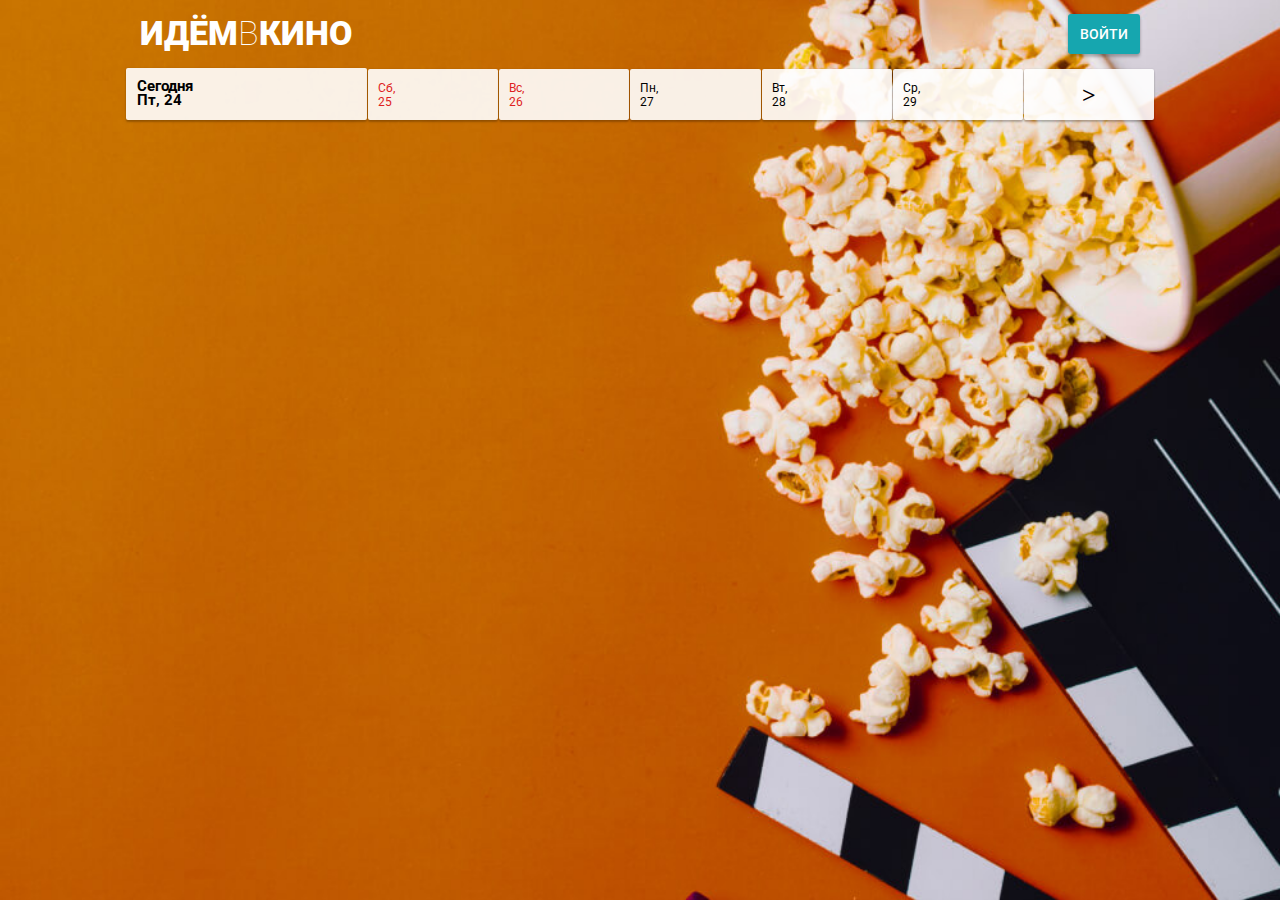
<file: index.html>
<!DOCTYPE html>
<html lang="en">

<head>
    <meta charset="UTF-8">
    <meta http-equiv="X-UA-Compatible" content="IE=edge">
    <meta name="viewport" content="width=device-width, initial-scale=1.0">
    <title>diplom</title>
    <link rel="stylesheet" href="CSS/styles.css">
    <link rel="preconnect" href="https://fonts.googleapis.com">
    <link rel="preconnect" href="https://fonts.gstatic.com" crossorigin>
    <link href="https://fonts.googleapis.com/css2?family=Roboto:wght@100;300;400;500;700;900&display=swap" rel="stylesheet">
</head>

<body>
    <div class="container">
      <header class="header">
        <h1 class="header__logo"><a class="header__logo_link" href="index.html">Идём<span class="header__logo_letter">в</span>кино</a></h1>
        <button class="header__button button">Войти</button>
      </header>
  
      <nav class="nav">
        <ul class="nav__days">
          <li class="nav__day nav__day_today">
            <span class="nav__text-today">Сегодня</span>
            <br><span class="nav__text-week"></span> <span class="nav__text-date"></span>
          </li>
  
          <li class="nav__day">
            <span class="nav__text-week"></span>
            <span class="nav__text-date"></span>
          </li>
  
          <li class="nav__day">
            <span class="nav__text-week"></span>
            <span class="nav__text-date"></span>
          </li>
  
          <li class="nav__day">
            <span class="nav__text-week"></span>
            <span class="nav__text-date"></span>
          </li>
  
          <li class="nav__day">
            <span class="nav__text-week"></span>
            <span class="nav__text-date"></span>
          </li>
  
          <li class="nav__day">
            <span class="nav__text-week"></span>
            <span class="nav__text-date"></span>
          </li>
  
          <li class="nav__day nav__arrow right">
            <span class="nav__arrow-text">&gt;</span>
          </li>
        </ul>
      </nav>
  
      <main class="main">
      </main>
    </div>
  
    <script src="JS/menu.js"></script>
  </body>
  </html>
</file>
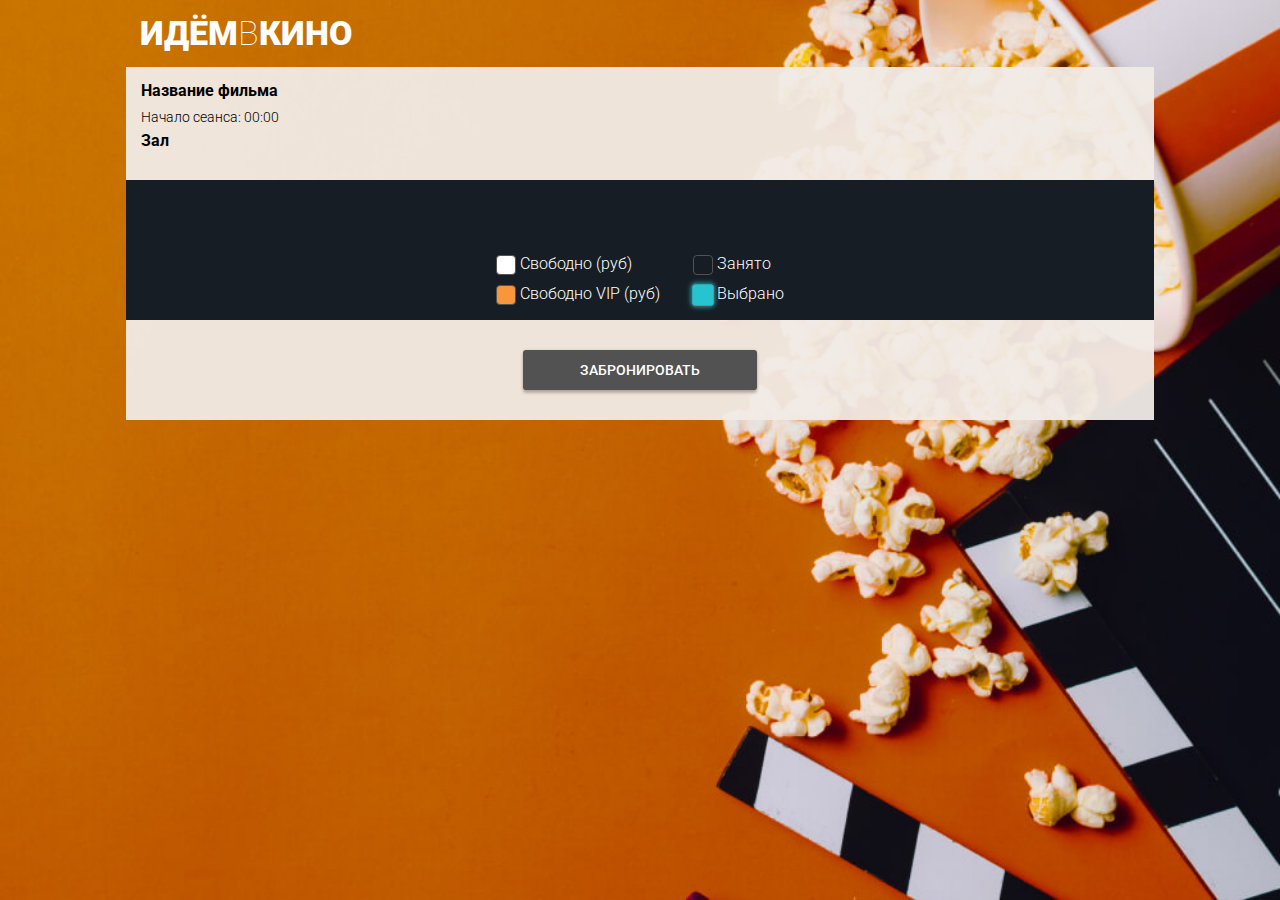
<file: hall.html>
<!DOCTYPE html>
<html lang="en">

<head>
    <meta charset="UTF-8">
    <meta http-equiv="X-UA-Compatible" content="IE=edge">
    <meta name="viewport" content="width=device-width, initial-scale=1.0">
    <title>diplom</title>
    <link rel="stylesheet" href="CSS/styles.css">
    <link rel="preconnect" href="https://fonts.googleapis.com">
    <link rel="preconnect" href="https://fonts.gstatic.com" crossorigin>
    <link href="https://fonts.googleapis.com/css2?family=Roboto:wght@100;300;400;500;700;900&display=swap" rel="stylesheet">
</head>

<body>
    <div class="container">
      <header class="header">
        <h1 class="header__logo"><a class="header__logo_link" href="index.html">Идём<span class="header__logo_letter">в</span>кино</a></h1>
      </header>
  
      <main class="main buying">
        <section class="buying__info">
          <div class="buying__info_movie">
            <h2 class="buying__info_title">Название фильма</h2>
            <p class="buying__info_start">Начало сеанса: <span class="buying__info-time">00:00</span></p> 
            <p class="buying__info_hall">Зал</p>
          </div>  
  
          <div class="buying__info_hint">
            <img src="Sources/hint.png" alt="Тап" class="buying__info_hint-image">
            <div class="buying__info_hint-text">Тапните дважды, чтобы увеличить</div>
          </div>
        </section>
  
        <section class="buying__scheme">
          <div class="buying__scheme_wrapper">
            <div class="buying__scheme_places">
              <!-- hallConfig -->
            </div>
          </div>
  
          <div class="buying__scheme_legend">
            <div class="buying__scheme_prices">
              <p class="buying__scheme_legend-text"><span class="buying__scheme_legend-seat seat_standart"></span> Свободно (<span class="price_standart"></span>руб)</p>
              <p class="buying__scheme_legend-text"><span class="buying__scheme_legend-seat seat_vip"></span> Свободно VIP (<span class="price_vip"></span>руб)</p>
            </div>
  
            <div class="buying__scheme_info">
              <p class="buying__scheme_legend-text"><span class="buying__scheme_legend-seat seat_occupied"></span> Занято</p>
              <p class="buying__scheme_legend-text"><span class="buying__scheme_legend-seat seat_selected"></span> Выбрано</p>
            </div>
          </div>
        </section>
  
        <button class="buying__button button buying__button_disabled">Забронировать</button>
  
      </main>
    </div>
  
    <script src="JS/hallBuyer.js"></script>
  </body>
  
  </html>
</file>
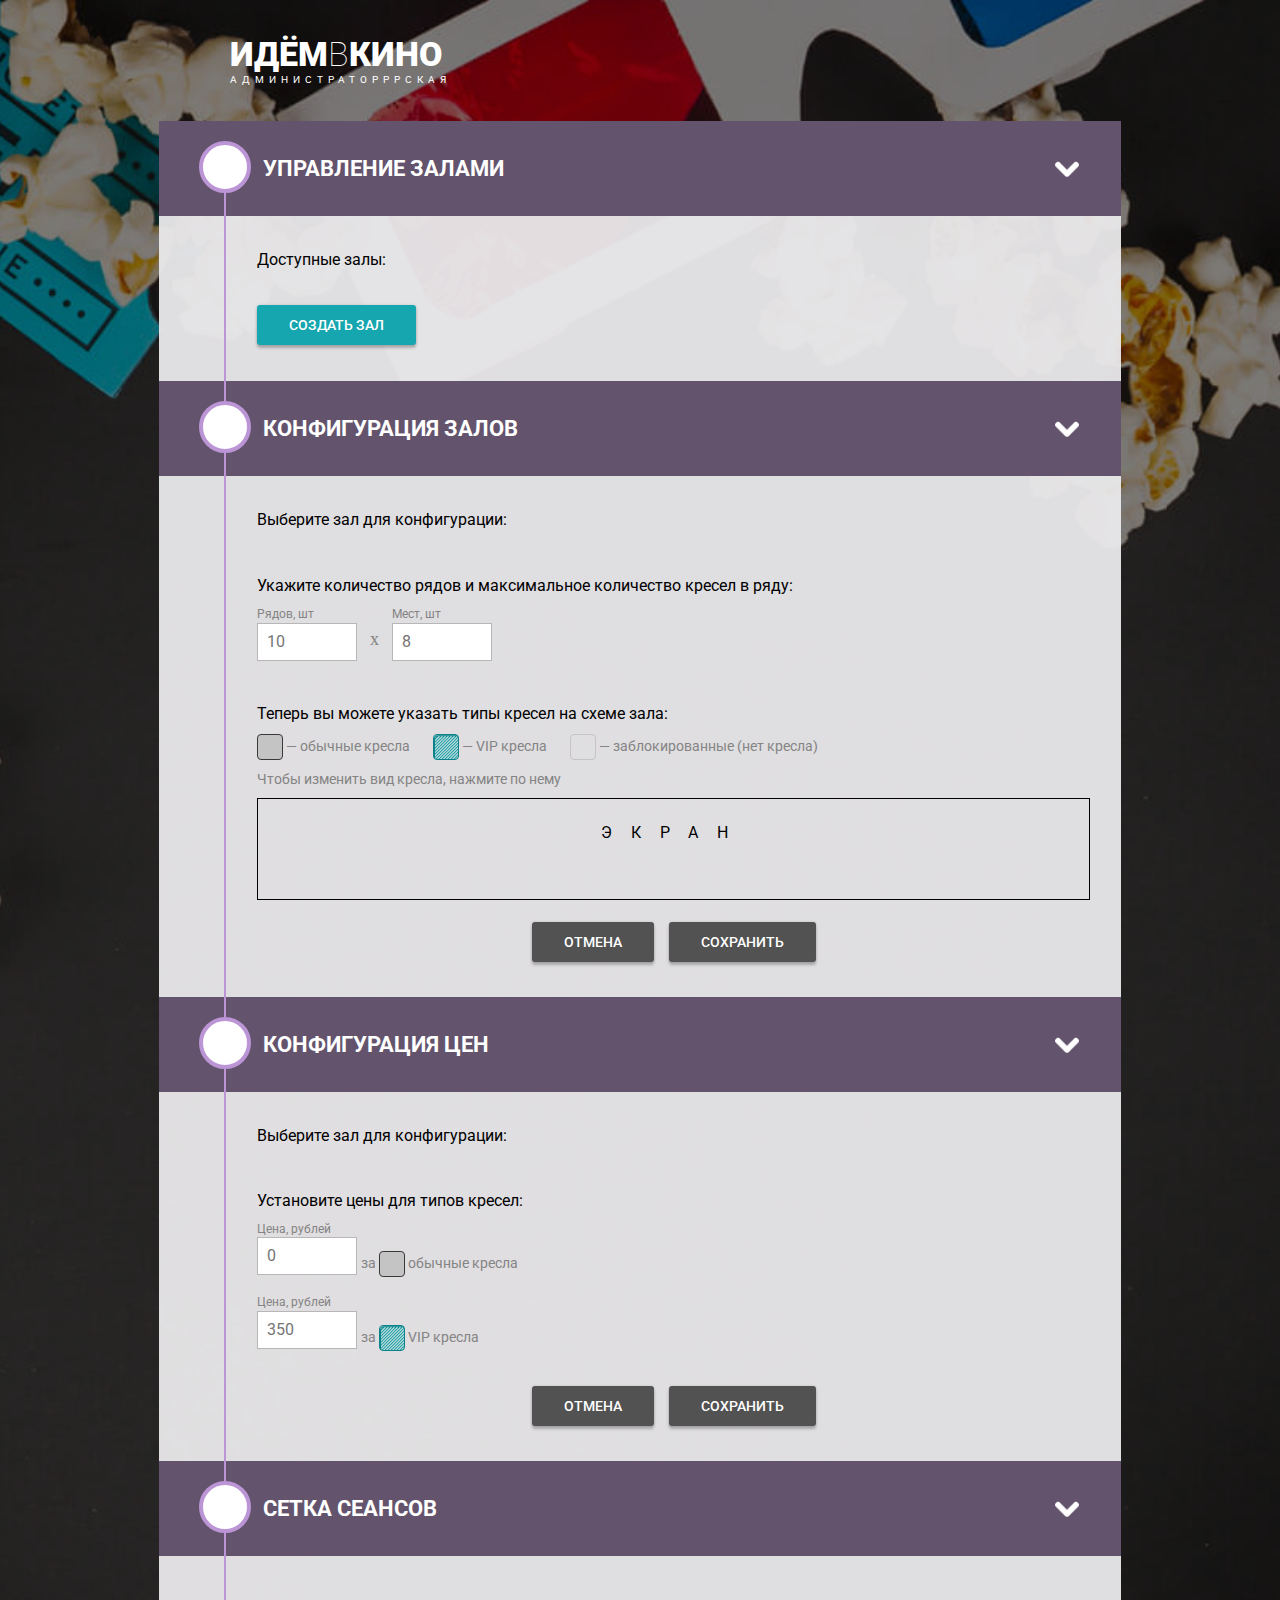
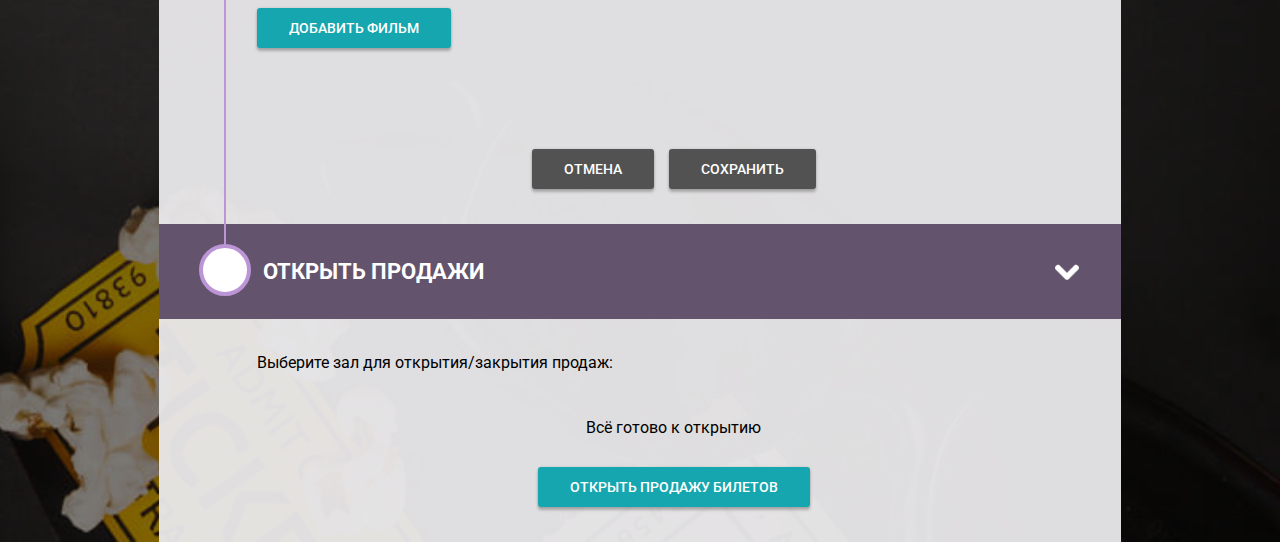
<file: index_admin.html>
<!DOCTYPE html>
<html lang="en">

<head>
    <meta charset="UTF-8">
    <meta http-equiv="X-UA-Compatible" content="IE=edge">
    <meta name="viewport" content="width=device-width, initial-scale=1.0">
    <title>diplom</title>
    <link rel="stylesheet" href="CSS/styles.css">
    <link rel="preconnect" href="https://fonts.googleapis.com">
    <link rel="preconnect" href="https://fonts.gstatic.com" crossorigin>
    <link href="https://fonts.googleapis.com/css2?family=Roboto:wght@100;300;400;500;700;900&display=swap" rel="stylesheet">
</head>
<body>
  <div class="admin__container">
    <header class="header header__admin">
      <h1 class="header__logo">Идём<span class="header__logo_letter">в</span>кино</h1>
      <p class="header__subtitle">Администраторррская</p>
    </header>

    <main class="admin__main">
      <section class="admin__section halls">
        <div class="admin__header">
          <h2 class="admin__header_text admin__header_text-first">Управление залами</h2>
          <img src="Sources/arrow_config.png" alt="Скрыть/раскрыть раздел" class="admin__header_arrow">
        </div>

        <div class="admin__wrapper">
          <p class="admin__info halls__info">Доступные залы:</p>

          <ul class="halls__list">
            <!-- insert HTML inputAddHall -->
          </ul>
            
          <button class="admin__button_hall button">Создать зал</button>
        </div>
      </section>

      <section class="admin__section hall-config">
        <div class="admin__header">
          <h2 class="admin__header_text">Конфигурация залов</h2>
          <img src="Sources/arrow_config.png" alt="Скрыть/раскрыть раздел" class="admin__header_arrow">
        </div>

        <div class="admin__wrapper">
          <p class="admin__info">Выберите зал для конфигурации:</p>
          <ul class="halls_choose hall-config__list">
            <!-- hallsConfigList -->
          </ul>

          <div class="hall-config__wrapper">
           
            <p class="admin_info">Укажите количество рядов и максимальное количество кресел в ряду:</p>
            
            <form class="hall-config__size">
              <label class="hall-config__size_rows admin_label">
                  Рядов, шт
                  <input type="number" id="rows" class="admin_input hall-config__rows" value="10" min="1" max="50">
              </label>
              <p class="hall-size">x</p>
              <label class="hall-config__size_places admin_label">
                  Мест, шт
                  <input type="number" id="places" class="admin_input hall-config__places" value="8" min="1" max="50">
              </label>
            </form>

            <p class="admin__info">Теперь вы можете указать типы кресел на схеме зала:</p>

            <div class="hall-config__types">
              <div class="hall-config__type_place"> 
                <span class="place_standart"></span> — обычные кресла
              </div>
              <div class="hall-config__type_place">
                <span class="place_vip"></span> — VIP кресла
              </div>
              <div class="hall-config__type_place">
                <span class="place_block"></span> — заблокированные (нет кресла)</p>
              </div>
            </div>

            <p class="hall-config__hint">Чтобы изменить вид кресла, нажмите по нему</p>

            <div class="hall-config__hall">
              <div class="hall-config__hall_screen">экран</div>

              <div class="hall-config__hall_wrapper">

                <!-- hallScheme -->
              </div>

            </div>

            <div class="hall-config__buttons">
              <button class="admin__button_cancel hall-config__batton_cancel button_disabled button">Отмена</button>
              <button class="admin__button_save hall-config__batton_save button_disabled button">Сохранить</button>
            </div>

          </div>

        </div>
      </section>

      <section class="admin__section price-config">
        <div class="admin__header">
          <h2 class="admin__header_text">Конфигурация цен</h2>
          <img src="Sources/arrow_config.png" alt="Скрыть/раскрыть раздел" class="admin__header_arrow">
        </div>

        <div class="admin__wrapper">
          <p class="admin__info">Выберите зал для конфигурации:</p>
          <ul class="halls_choose price-config__list">
            <!-- priceConfigList -->
          </ul>

          <div class="price-config__wrapper">

            <p class="admin__info">Установите цены для типов кресел:</p>

            <form class="price-config__form">

              <div class="price-config__legend">
                <label class="admin_label price-config__label">
                  Цена, рублей
                  <input type="number" class="admin_input price-config__input_standart" placeholder="0" min="0">
                </label>
                <p class="price-config__legend_text"> за <span class="price-config__seat place_standart"></span> обычные кресла</p>
              </div>
            
              <div class="price-config__legend">
                <label class="admin_label price-config__label">
                  Цена, рублей
                  <input type="number" class="admin_input price-config__input_vip" placeholder="350" min="0">
                </label>
                <p class="price-config__legend_text"> за <span class="price-config__seat place_vip"></span> VIP кресла</p>
              </div>

            </form>

            <div class="price-config__buttons">
              <button class="admin__button_cancel price-config__batton_cancel button_disabled button" type="reset">Отмена</button>
              <button class="admin__button_save price-config__batton_save button_disabled button">Сохранить</button>
            </div>

          </div>
        </div>
      </section>

      <section class="admin__section movie-seances">
        <div class="admin__header">
          <h2 class="admin__header_text">Сетка сеансов</h2>
          <img src="Sources/arrow_config.png" alt="Скрыть/раскрыть раздел" class="admin__header_arrow">
        </div>

        <div class="admin__wrapper">

          <button class="admin__button_movie button">Добавить фильм</button>
    
          <div class="movie-seances__wrapper">

            <!-- movieSeancesWrapper -->

          </div>

          <div class="movie-seances__timelines">
            <!-- movieSeancesTimelines -->
          </div>

          <div class="movie-seances__buttons">
            <button class="admin__button_cancel movie-seances__batton_cancel button_disabled button" type="reset">Отмена</button>
            <button class="admin__button_save movie-seances__batton_save button_disabled button">Сохранить</button>
          </div>

        </div>
      </section>

      <section class="admin__section open">
        <div class="admin__header">
          <h2 class="admin__header_text admin__header_text-last">Открыть продажи</h2>
          <img src="Sources/arrow_config.png" alt="Скрыть/раскрыть раздел" class="admin__header_arrow">
        </div>

        <div class="admin__wrapper admin__wrapper-last">
          <p class="admin__info">Выберите зал для открытия/закрытия продаж:</p>

          <ul class="halls_choose open__list">
            <!-- openList -->
          </ul>

          <div class="open__wrapper">

            <p class="admin__info open__info">Всё готово к открытию</p>
              
            <button class="admin__button_open button">Открыть продажу билетов</button>

          </div>
        </div>

      </section>

    </main>

  </div>

  <div class="popup popup__hall_add popup__hidden">

    <div class="popup__container">

      <div class="popup__header">
        <h2 class="popup__header_text">Добавление зала</h2>

        <div class="popup__close">
          <img src="Sources/close.png.png" alt="Кнопка 'Закрыть окно'">
        </div>
      </div>

      <form class="popup__form popup__form_add-hall">
        <label class="admin_label add-hall_label">
          Название зала
          <input type="text" class="admin_input add-hall_input" placeholder="Например, «Зал 1»" required>
        </label>

        <div class="popup__buttons">
          <button class="popup__button_save popup__add-hall_button_add button" type="submit">Добавить зал</button>
          <button class="popup__button_cancel popup__add-hall_button_cancel button" type="reset">Отменить</button>
        </div>

      </form>
    </div>

  </div>

  <div class="popup popup__movie_add popup__hidden">

    <div class="popup__container">

      <div class="popup__header">
        <h2 class="popup__header_text">Добавление фильма</h2>

        <div class="popup__close">
          <img src="Sources/close.png.png" alt="Кнопка 'Закрыть окно'">
        </div>
      </div>

      <form class="popup__form popup__form_add-movie">
        <label class="admin_label add-movie_label">
          Название фильма
          <input type="text" name="movie_name" class="admin_input add-movie_name_input" placeholder="Например, «Гражданин Кейн»" required>
        </label>

        <label class="admin_label add-movie_label">
          Продолжительность фильма (мин.)
          <input type="number" name="movie_time" class="admin_input add-movie_time_input" required>
        </label>

        <label class="admin_label add-movie_label">
          Описание фильма
          <textarea name="movie_synopsis" class="admin_input add-movie_synopsis_input" required></textarea>
        </label>

        <label class="admin_label add-movie_label">
          Страна
          <input type="text" name="movie_country" class="admin_input add-movie_country_input" required>
        </label>

        <div class="popup__buttons">
          <button class="popup__button_save popup__add-movie_button button">Добавить фильм</button>

          <label class="popup__button_save popup__add-poster_button button">
            Загрузить постер
            <input type="file" name="file" accept=".png" class="input_add_poster">
          </label>

          <button class="popup__button_cancel popup__add-movie_button_cancel button" type="reset">Отменить</button>
        </div>

      </form>
    </div>

  </div>

  <div class="popup popup__seance_add popup__hidden">

    <div class="popup__container">

      <div class="popup__header">
        <h2 class="popup__header_text">Добавление сеанса</h2>

        <div class="popup__close">
          <img src="Sources/close.png.png" alt="Кнопка 'Закрыть окно'">
        </div>
      </div>

      <form class="popup__form popup__form_add-seance">
        <label class="admin_label add-seance_label">
          Название зала
          <select class="select__add-seance select__add-seance_hall">
            <!-- selectSeanceHall -->
          </select>
        </label>

        <label class="admin_label add-seance_label">
          Название фильма
          <select class="select__add-seance select__add-seance_movie">
            <!-- selectSeanceMovie -->
          </select>
        </label>

        <label class="admin_label add-seance_label" id="seance_time">
          Время начала
          <input type="time" class="admin_input add-seans__input_time" value="00:00" required>
        </label>

        <div class="popup__buttons">
          <button class="popup__button_save popup__add-seance_button_add button">Добавить сеанс</button>
          <button class="popup__button_cancel popup__add-seance_button_cancel button" type="reset">Отменить</button>
        </div>

      </form>
    </div>

  </div>

  <div class="popup popup__seance_remove popup__hidden">

    <div class="popup__container">

      <div class="popup__header">
        <h2 class="popup__header_text">Удаление сеанса</h2>

        <div class="popup__close">
          <img src="Sources/close.png.png" alt="Кнопка 'Закрыть окно'">
        </div>
      </div>

      <div class="seance-remove_text">
        Вы действительно хотите снять с сеанса фильм "<span class="seance-remove_title"></span>"?
      </div>

      <div class="popup__buttons">
        <button class="popup__button_save popup__remove-seance_button_delete button">Удалить</button>
        <button class="popup__button_cancel popup__remove-seance_button_cancel button" type="reset">Отменить</button>
      </div>

   
    </div>
  
    <script src="JS/index.js"></script>  
    <script src="JS/hall.js"></script>
    <script src="JS/movieAddDel.js"></script>
    <script src="JS/sessions.js"></script>
  
  </body>
  </html>
</file>
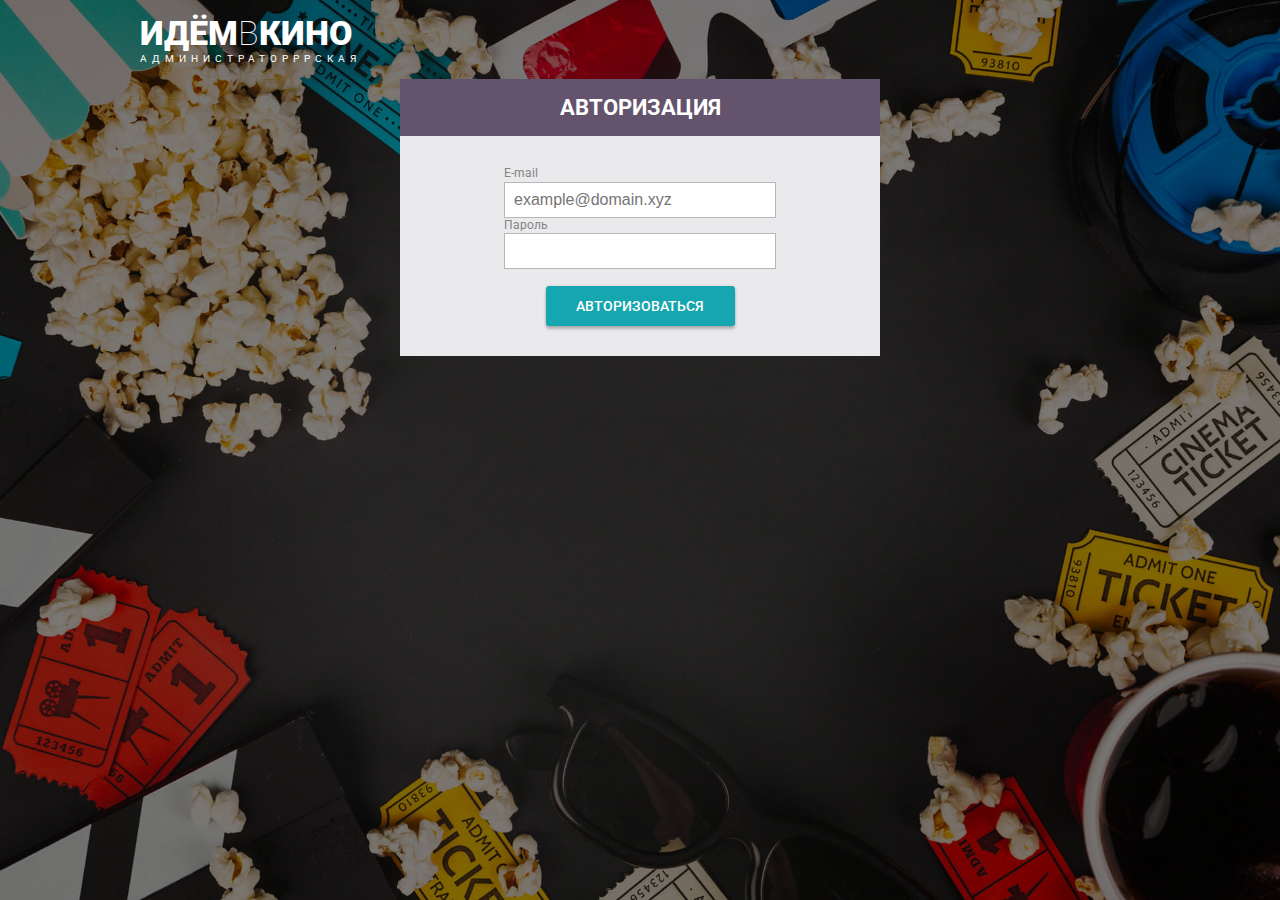
<file: login.html>
<!DOCTYPE html>
<html lang="en">

<head>
    <meta charset="UTF-8">
    <meta http-equiv="X-UA-Compatible" content="IE=edge">
    <meta name="viewport" content="width=device-width, initial-scale=1.0">
    <title>diplom</title>
    <link rel="stylesheet" href="CSS/styles.css">
    <link rel="preconnect" href="https://fonts.googleapis.com">
    <link rel="preconnect" href="https://fonts.gstatic.com" crossorigin>
    <link href="https://fonts.googleapis.com/css2?family=Roboto:wght@100;300;400;500;700;900&display=swap" rel="stylesheet">
</head>

<body>
    <div class="admin__container">
      <header class="header login__header">
        <h1 class="header__logo">Идём<span class="header__logo_letter">в</span>кино</h1>
        <p class="header__subtitle">Администраторррская</p>
      </header>
  
      <main class="login__main">
        <div class="login__main_header">
            <h2 class="login__main_header-text">Авторизация</h2>
        </div>
  
        <form class="login__form">
          <label class="login__label">
            <span class="label__text">E-mail</span>
            <input type="email" name="login" class="login__input login__email" placeholder="example@domain.xyz">
          </label>
  
          <label class="login__label">
            <span class="label__text">Пароль</span>
            <input type="password" name="password" class="login__input login__password">
          </label>
  
          <button class="login__button button">Авторизоваться</button>
        </form>
      </main>
  
    </div>
  
    <script src="JS/login.js"></script>
  </body>
  </html>
</file>
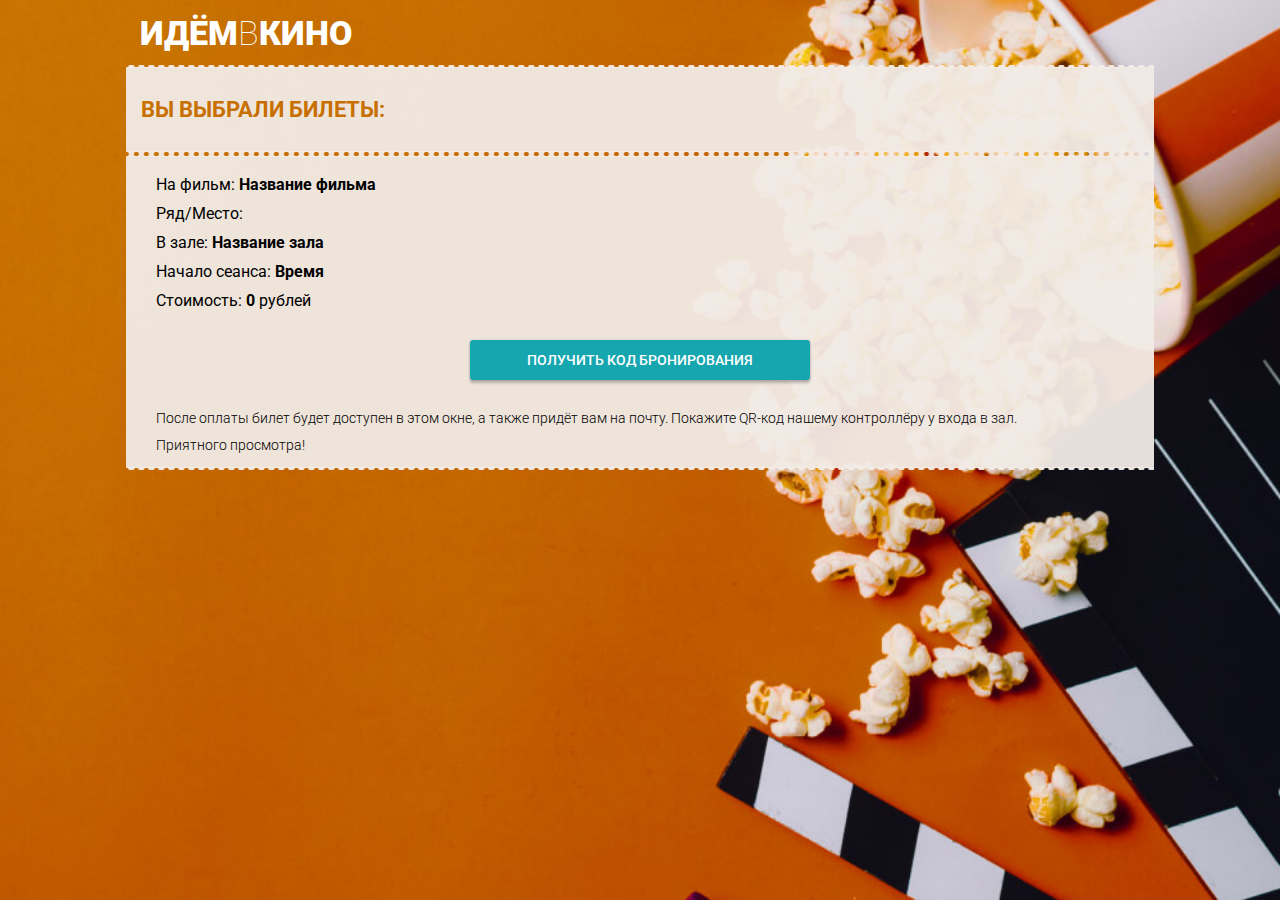
<file: pay.html>
<!DOCTYPE html>
<html lang="en">

<head>
    <meta charset="UTF-8">
    <meta http-equiv="X-UA-Compatible" content="IE=edge">
    <meta name="viewport" content="width=device-width, initial-scale=1.0">
    <title>diplom</title>
    <link rel="stylesheet" href="CSS/styles.css">
    <link rel="preconnect" href="https://fonts.googleapis.com">
    <link rel="preconnect" href="https://fonts.gstatic.com" crossorigin>
    <link href="https://fonts.googleapis.com/css2?family=Roboto:wght@100;300;400;500;700;900&display=swap" rel="stylesheet">
</head>

<body>
    <div class="container">
      <header class="header">
        <h1 class="header__logo"><a class="header__logo_link" href="index.html">Идём<span class="header__logo_letter">в</span>кино</a></h1>
      </header>
  
      <main class="main">
        <div class="payment__header">
            <h2 class="payment__header-text">Вы выбрали билеты:</h2>
        </div>
  
        <section class="ticket__info-wrapper">
          <div class="ticket__info">
            <p class="ticket__info-text">На фильм: <span class="ticket__info-movie ticket__info-bold">Название фильма</span></p>
            <p class="ticket__info-text">Ряд/Место: <span class="ticket__info-places ticket__info-bold"></span></p>
            <p class="ticket__info-text">В зале: <span class="ticket__info-hall ticket__info-bold">Название зала</span></p>
            <p class="ticket__info-text">Начало сеанса: <span class="ticket__info-time ticket__info-bold">Время</span></p>
            <p class="ticket__info-text">Стоимость:  <span class="ticket__info-price ticket__info-bold">0</span> рублей</p>
          </div>
  
          <button class="ticket__button button">Получить код бронирования</button>
  
          <div class="ticket__hint">
            <p class="ticket__hint-text">После оплаты билет будет доступен в этом окне, а также придёт вам на почту. Покажите QR-код нашему контроллёру у входа в зал.</p>
            
            <p class="ticket__hint-text">Приятного просмотра!</p>
          </div>
        </section>
      </main>
  
    </div>
  
    <script src="JS/payement.js"></script>
    
  </body>
  
  </html>
</file>
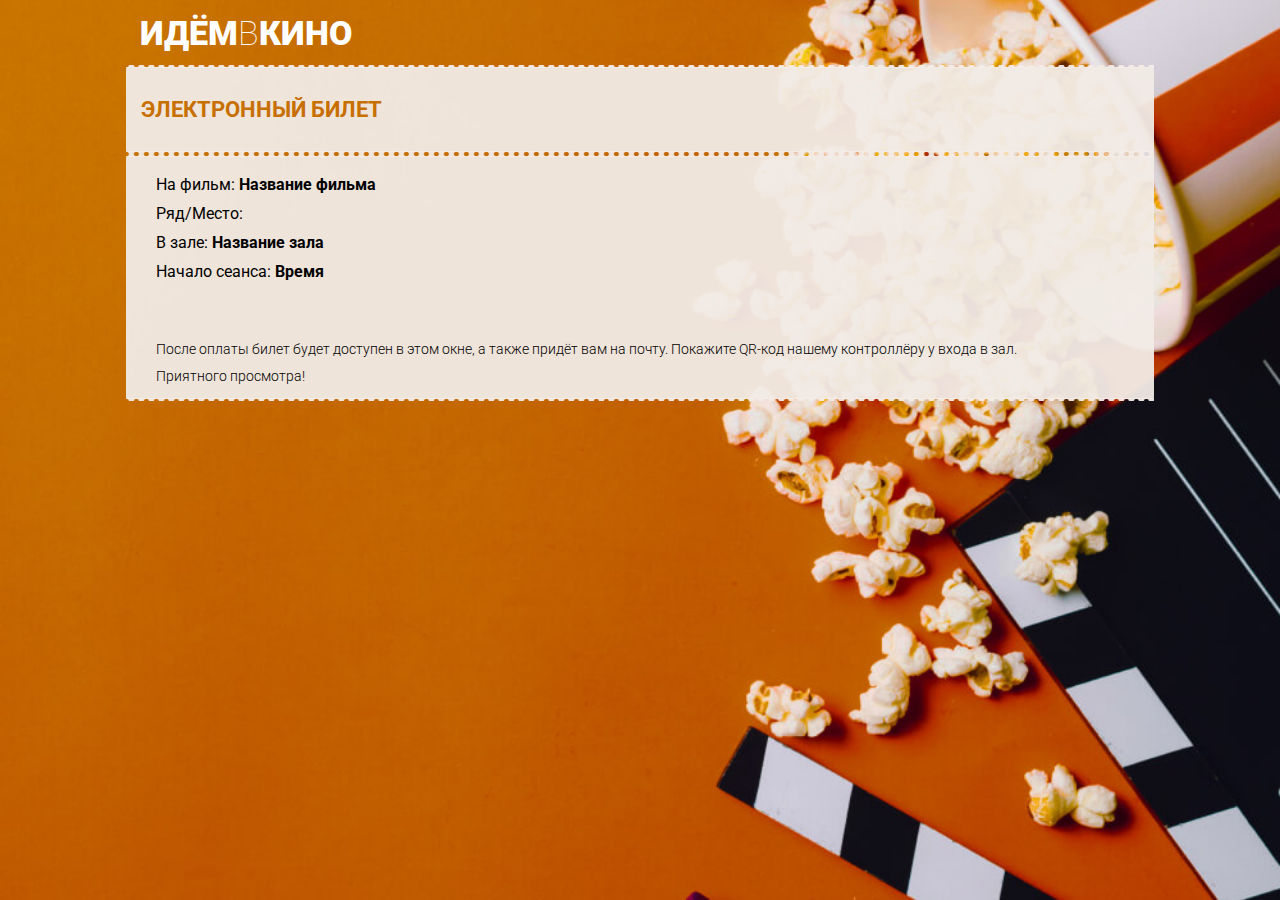
<file: ticket.html>
<!DOCTYPE html>
<html lang="en">

<head>
    <meta charset="UTF-8">
    <meta http-equiv="X-UA-Compatible" content="IE=edge">
    <meta name="viewport" content="width=device-width, initial-scale=1.0">
    <title>diplom</title>
    <link rel="stylesheet" href="CSS/styles.css">
    <script src="JS/QR.js" defer></script>
    
    <link rel="preconnect" href="https://fonts.googleapis.com">
    <link rel="preconnect" href="https://fonts.gstatic.com" crossorigin>
    <link href="https://fonts.googleapis.com/css2?family=Roboto:wght@100;300;400;500;700;900&display=swap" rel="stylesheet">
</head>

<body>
    <div class="container">
      <header class="header">
        <h1 class="header__logo"><a class="header__logo_link" href="index.html">Идём<span class="header__logo_letter">в</span>кино</a></h1>
      </header>
  
      <main class="main">
        <div class="payment__header">
            <h2 class="payment__header-text">Электронный билет</h2>
        </div>
  
        <section class="ticket__info-wrapper">
          <div class="ticket__info">
            <p class="ticket__info-text">На фильм: <span class="ticket__info-movie ticket__info-bold">Название фильма</span></p>
            <p class="ticket__info-text">Ряд/Место: <span class="ticket__info-places ticket__info-bold"></span></p>
            <p class="ticket__info-text">В зале: <span class="ticket__info-hall ticket__info-bold">Название зала</span></p>
            <p class="ticket__info-text">Начало сеанса: <span class="ticket__info-time ticket__info-bold">Время</span></p>
          </div>
  
          <div class="ticket__info-qr"></div>
  
          <div class="ticket__hint">
            <p class="ticket__hint-text">После оплаты билет будет доступен в этом окне, а также придёт вам на почту. Покажите QR-код нашему контроллёру у входа в зал.</p>
            <p class="ticket__hint-text">Приятного просмотра!</p>
          </div>
        </section>
      </main>
  
    </div>
  
    <script src="JS/ticket.js"></script>
    <script src="JS/QR.js"></script>
  </body>
  </html>
</file>
<file: CSS/styles.css>
/*general*/
@import url('https://fonts.googleapis.com/css2?family=Roboto:wght@100;300;400;500;700;900&display=swap');

* {
  box-sizing: border-box;
}

a {
  text-decoration: none;
}

h1,
h2,
h3 {
  margin-top: 0;
  margin-bottom: 0;
}

ul {
  padding: 0;
  margin: 0;
}

p {
  margin-block-start: 0;
  margin-block-end: 0;
}



body {
  font-family: 'Roboto', Arial, sans-serif;
  font-style: normal;
  font-weight: 400;
  margin: 0;
  padding: 0;

  color: #000000;
}

.container {
  width: 100%;
  
  background-image: url(../Sources/backgrounf.png);
  background-color: #C97400;
  background-repeat: no-repeat;
  background-position: center center;
  background-size: cover;

  min-height: 100vh;
}

/*header*/

.header {
  display: flex;
  justify-content: space-between;

  color: #FFFFFF;
  text-transform: uppercase;
  line-height: 39px;

  padding: 14px;
}

.header__logo_link {
  color: #FFFFFF;
}

.header__logo {
  font-size: 34px;
  font-weight: 900;
}

.header__logo_letter {
  font-weight: 100;
}

/* button */

.button {
  color: #FFFFFF;
  font-family: 'Roboto', Arial, sans-serif;
  font-size: 14px;
  font-weight: 500;
  text-transform: uppercase;

  border: none;
  border-radius: 3px;
  box-shadow: 0px 0px 3px 0px rgba(0, 0, 0, 0.12), 0px 3px 3px 0px rgba(0, 0, 0, 0.24);

  background-color: #16A6AF;

  padding: 12px;

  cursor: pointer;
}

.button:hover {
  box-shadow: 0px 0px 3px 0px rgba(255, 255, 255, 0.12), 0px 3px 3px 0px rgba(255, 255, 255, 0.24);
}

.button:focus-visible {
  outline: #757575 auto 1px;
}

/*index nav*/

.nav {
  position: sticky;
}

.nav__days {
  min-height: 58px;

  display: flex;
  align-items: center;

  gap: 1px;

  list-style: none;

  padding-bottom: 10px;
  margin-bottom: 30px;
}

.nav__day {
  width: 100%;

  display: flex;
  flex-direction: column;
  align-items: flex-start;
  justify-content: center;
  align-self: stretch;

  min-height: 48px;

  padding: 10px;
  margin-top: 1px;

  font-size: 12px;
  font-weight: 400;
  line-height: 14px;

  border-radius: 2px;
  background: rgba(255, 255, 255, 0.90);

  box-shadow: 0px 0px 2px 0px rgba(0, 0, 0, 0.12), 0px 2px 2px 0px rgba(0, 0, 0, 0.24);

  cursor: pointer;
}

.nav__day:hover {
  box-shadow: 0px 0px 2px 0px rgba(0, 0, 0, 0.12), 0px 2px 2px 0px rgba(0, 0, 0, 0.24);
}

.nav__day_today {
  display: block;
  min-width: 66px;
}

.nav__day_weekend {
  color: #DE2121;
}

.nav__day-checked {
  min-height: 52px;
  padding: 11px;
  margin-top: 0;

  min-width: 75px;

  font-size: 15px;
  font-weight: 700;
  line-height: 14px;
}

.nav__arrow {
  align-items: center;

  font-family: Consolas;
  font-weight: bold;
  font-size: 24px;
  line-height: 28px;
}

/* index main */

.movie {
  width: 100%;
  background: rgba(241, 235, 230, 0.95);

  padding: 15px;
  margin-bottom: 30px;
}

.movie:last-child {
  margin-bottom: 0;
}

.movie__info {
  display: flex;
}

.movie__poster {
  width: 125px;
  height: 175px;

  position: relative;
}

.movie__poster::after {
  content: "";
  display: block;

  box-sizing: border-box;

  width: 6px;
  height: 14px;

  position: absolute;
  top: 0;
  right: -7px;

  border-top: 14.4px solid #772720;
  border-left: 6.4px solid #772720;
}

.movie__poster_image {
  width: 125px;
  height: 175px;
  object-fit: cover;
}

.movie__description {
  padding-left: 15px;
}

.movie__title {
  font-size: 16px;
  font-weight: 700;
  line-height: 18px;

  margin-bottom: 11px;
}

.movie__summary {
  font-size: 14px;
  font-weight: 400;
  line-height: 16px;

  margin-bottom: 11px;
}

.movie__data {
  display: flex;
  justify-content: flex-start;
  gap: 2.38px;
}

.movie__data-length .movie__data-country {
  font-size: 14px;
  font-weight: 300;
  line-height: 16px;
}

.movie-seances__hall {
  font-size: 16px;
  font-weight: 700;
  line-height: 18px;

  margin-bottom: 7px;
}

.movie-seances__list {
  display: flex;
  align-items: center;

  flex-wrap: wrap;

  gap: 4px;

  list-style: none;
}

.movie-seances__list:not(:last-child) {
  margin-bottom: 25px;
}

.movie-seances__time {
  display: flex;

  width: 53px;
  height: 33px;

  color: #000000;
  font-size: 15px;
  font-weight: 400;
  line-height: 17px;

  justify-content: center;
  align-items: center;

  border-radius: 2px;
  background-color: #FFFFFF;

  box-shadow: 0px 0px 2px 0px rgba(0, 0, 0, 0.12), 0px 2px 2px 0px rgba(0, 0, 0, 0.24);

  cursor: pointer;
}

.movie-seances__time:hover {
  box-shadow: 0px 0px 2px 0px rgba(0, 0, 0, 0.12), 0px 2px 2px 0px rgba(0, 0, 0, 0.24);
}

.movie-seances__time_disabled {
  background-color: #C4C4C4;
  cursor: default;
}

/* hall main */

.buying {
  width: 100%;
  background: rgba(241, 235, 230, 0.95);
  padding-bottom: 30px;
}

.buying__info {
  padding: 15px;

  display: flex;
  justify-content: space-between;
  align-items: center;
}

.buying__info_movie {
  min-width: 260px;
}

.buying__info_title {
  font-size: 16px;
  font-weight: 700;
  line-height: 18px;

  margin-bottom: 9px;
}

.buying__info_start, .buying__info_time {
  font-size: 14px;
  font-weight: 300;
  line-height: 16px;

  margin-bottom: 7px;
}

.buying__info_hall {
  font-size: 16px;
  font-weight: 700;
  line-height: 18px;

  margin-bottom: 15px;
}

.buying__info_hint {
  width: 100px;
  padding-left: 16px; 
  padding-right: 16px; 
  flex-direction: column; 
  align-items: center; 
  display: inline-flex;

  position: relative;
}

.buying__info_hint-image {
  width: 24px; 
  position: absolute;
  left: -10px;
  top: 17px; 
}

.buying__info_hint-text {
  font-size: 14px;
  font-weight: 300;
  line-height: 16px;
  text-align: center;
}

/* hall scheme */

.buying__scheme {
  background: #171D24;
  padding: 15px 30px;

  display: flex;
  flex-direction: column;
  align-items: center;
}

.buying__scheme_wrapper {
  font-size: 0;

  max-width: 284px;
  padding-top: 30px;

  background-image: url(../Sources/screen.png);
  background-position: top;
  background-repeat: no-repeat;
  background-size: 100%;

  display: flex;
  flex-direction: column;
  align-items: center;
}
  
.buying__scheme_row {
  display: flex;
  gap: 4px;
}  

.buying__scheme_row:not(:last-child) {
  margin-bottom: 4px;
}
    
.buying__scheme_seat, .buying__scheme_legend-seat {
  width: 20px;
  height: 20px;
  border-radius: 4px;
}

.buying__scheme_seat:not(.no-seat, .seat_occupied):hover {
  box-shadow: 0px 0px 4px #ffffff;
}

.seat_standart {
  background-color: #FFFFFF;
  border: 1px #525252 solid;
  cursor: pointer;
}

.seat_vip {
  background-color: #F9953A;
  border: 1px #525252 solid;
  cursor: pointer;
}

.seat_occupied {
  border: 1px #525252 solid;
}

.seat_selected {
  transform: scale(1.2);

  background-color: #25C4CE;
  border: 1px #525252 solid;
  box-shadow: 0px 0px 4px #16A6AF;

  cursor: pointer;
}

.buying__scheme_legend {
  padding-top: 30px;
  display: flex;
  flex-wrap: wrap;
}

.buying__scheme_prices {
  padding-right: 33px;
}

.buying__scheme_legend-text {
  color: #FFFFFF;
  font-size: 16px;
  font-weight: 300;
  line-height: 16px;
}

.buying__scheme_legend-text:not(:last-child) {
  margin-bottom: 10px;
}

.buying__scheme_legend-seat {
  display: inline-block;
  vertical-align: middle;
  cursor: default;
}

.buying__button {
  display: block;
  margin-top: 30px;
  margin-left: auto;
  margin-right: auto;

  padding: 0 57px;
  min-height: 40px;
}

.buying__button_disabled {
  background-color: #525252;
  cursor: default;
}

.buying__button_disabled:hover {
  box-shadow: 0px 0px 3px 0px rgba(0, 0, 0, 0.12), 0px 3px 3px 0px rgba(0, 0, 0, 0.24);
}

/* payment & ticket header */

.payment__header {
  width: 100%;
  background: rgba(241, 235, 230, 0.95);

  padding: 30px 15px;

  position: relative;
}

.payment__header::before{
  content: '';
  display: block;
  position: absolute;
  background-image: url(../Sources/pay__before.png);
  top: -2px;
  left: 0;
  right: 0;
  height: 3px;
}

.payment__header::after{
  content: '';
  display: block;
  position: absolute;
  background-image: url(../Sources/pay__after.png);
  bottom: -2px;
  left: 0;
  right: 0;
  height: 3px;
}

.payment__header-text {
  color: #C76F00;
  font-size: 22px;
  font-weight: 700;
  line-height: 25px;

  text-transform: uppercase;
}

/* payment & ticket main */

.ticket__info-wrapper {
  width: 100%;
  background: rgba(241, 235, 230, 0.95);

  padding: 19px 30px 15px;
  margin-top: 4px;

  position: relative;
}

.ticket__info-wrapper::before {
  content: '';
  display: block;
  position: absolute;
  background-image: url(../Sources/pay__before.png);
  top: -2px;
  left: 0;
  right: 0;
  height: 3px;
}

.ticket__info-wrapper::after{
  content: '';
  display: block;
  position: absolute;
  background-image: url(../Sources/pay__after.png);
  bottom: -2px;
  left: 0;
  right: 0;
  height: 3px;
}

.ticket__info {
  font-size: 16px;
  line-height: 18,4px;
}

.ticket__info-text {
  font-weight: 400;
}

.ticket__info-text:not(:last-child) {
  margin-bottom: 10px;
}

.ticket__info-bold {
  font-weight: 700;
}

.ticket__button {
  display: block;
  margin-top: 30px;
  margin-bottom: 30px;
  margin-left: auto;
  margin-right: auto;

  padding: 0 57px;
  min-height: 40px;
}

.ticket__hint {
  display: flex;
  flex-direction: column;
  gap: 11px;
}

.ticket__hint-text {
  font-size: 14px;
  line-height: 16px;
  font-weight: 300;
}

.ticket__info-qr {
  display: flex;
  justify-content: center;

  margin-top: 30px;
  margin-bottom: 30px;

}

/* admin login*/

.admin__container {
  width: 100%;
  
  background-image: url(../Sources/popup_admin.png);
  background-color: #252322;
  background-repeat: no-repeat;
  background-position: center center;
  background-size: cover;

  min-height: 100vh;

  position: relative;
  z-index: 0;
}

.admin__container::after {
  content: "";
  position: absolute;
  top: 0;
  left: 0;
  right: 0;
  bottom: 0;
  z-index: -1;
  background-color: rgba(0, 0, 0, 0.5);
}

/* admin login header*/

.login__header {
  flex-direction: column;
}

.header__subtitle {
  font-size: 10px;
  line-height: 12px;
  font-weight: 400;
  letter-spacing: 5px;
}

/*  login form */

.login__main_header {
  background-color: #63536C;
  padding-top: 16px;
  padding-bottom: 16px;
}

.login__main_header-text {
  color: #FFFFFF;
  font-size: 22px;
  line-height: 25px;
  font-weight: 700;

  text-transform: uppercase;
  text-align: center;
}

.login__main {
  max-width: 480px;
  margin: 0 auto;
}

.login__form {
  background-color: #EAE9EB;
  padding-top: 30px;
  padding-bottom: 30px;

  display: flex;
  flex-direction: column;
  align-items: center;
}

.login__label {
  width: 272px;

  display: flex;
  flex-direction: column;
}

.label__text {
  color: #848484; 
  font-size: 12px; 
  font-weight: 400; 
  line-height: 14px;

  margin-bottom: 1.6px;
}

.login__input {
  height: 36px;

  background-color: #FFFFFF;
  border: 1px #B7B7B7 solid; 

  color: #757575; 
  font-size: 16px; 
  font-weight: 400; 

  padding-left: 9px;
}

.login__input:focus-visible {
  outline: #757575 auto 1px;
}

.login__button {
  margin-top: 17px;
  width: 189px;
  height: 40px;
}

/* admin  */

.header__admin {
  flex-direction: column;
  padding-left: 104px;

  padding-top: 35px;
  padding-bottom: 35px;
}

.admin__section {
  background-color: rgba(234, 233, 235, 0.95);
}

.admin__header {
  padding-top: 20px;
  padding-bottom: 20px;

  background-color: #63536C;

  position: relative;
}

.admin__header::before {
  content: "";
  width: 22px;
  height: 22px;
  border-radius: 22px;

  background: #FFFFFF;
  border: 4px solid #BC95D6;

  position: absolute;
  top: 17px; 
  left: 20px;
}

.admin__header_text {
  color: #FFFFFF;
  
  font-size: 22px; 
  font-weight: 700; 
  line-height: 25px;

  text-transform: uppercase;

  margin-left: 67px;
}

.admin__header_arrow {
  width: 24px;
  height: 16px;
  position: absolute;
  top: 40px;
  right: 42px;

  cursor: pointer;
}

.admin__header_arrow-hide {
  transform: rotate(180deg);
}

.admin__wrapper {
  padding-top: 35px;
  padding-left: 31px;
  padding-right: 31px;

  display: flex;
  flex-direction: column;
}

.admin__wrapper-hide {
  display: none;
}

.admin__info {
  font-size: 16px; 
  font-weight: 400; 
  line-height: 18px;
}

/* admin halls */

.halls__list {
  list-style-type: none;
  
  margin-top: 14px;
  margin-bottom: 22px;
  padding-left: 25px;
}

.halls__list_item {
  font-size: 16px; 
  font-weight: 500; 
  line-height: 18px;

  text-transform: uppercase;

  position: relative;

  display: flex;
}

.halls__list_item::before {
  content: "–";
  position: absolute;
  left: -14px;
}

.halls__list_item:not(:last-child) {
  margin-bottom: 10px;
}

.admin__button_remove {
  display: flex;
  justify-content: center;
  align-items: center;

  margin-left: 4px;

  width: 20px;
  height: 20px;
  border-radius: 3px;

  background-color: #FFFFFF;
  box-shadow: 0px 0px 3px 0px rgb(0 0 0 / 12%), 0px 3px 3px 0px rgb(0 0 0 / 24%);

  cursor: pointer;
  position: relative;
}

.admin__button_remove::before {
  content: "";
  background: url(../Sources/delete_film.png);
  width: 12px;
  height: 12px;
  position: absolute;
  background-repeat: no-repeat;
  background-position: 0px 0px;
  background-size: auto 12px;
}

.admin__button_hall {
  padding: 12px 32px;
  margin-bottom: 36px;
  align-self: center;


}

/* admin hall config */

.halls_choose {
  list-style: none;

  display: flex;
  flex-wrap: wrap;

  margin-top: 12px;
  margin-bottom: 35px;
}

.hall__item {
  font-size: 14px;
  font-weight: 500;
  line-height: 16px;

  text-transform: uppercase;

  padding: 12px 20px;
  background-color: rgba(255, 255, 255, 0.45);
  border-radius: 3px;

  box-shadow: 0px 0px 2px 0px rgba(0, 0, 0, 0.12), 0px 2px 2px 0px rgba(0, 0, 0, 0.24), 0px 6px 8px 0px rgba(0, 0, 0, 0.24);

  cursor: pointer;
}

.hall_item-selected {
  font-size: 15px;
  font-weight: 900;

  background-color: #FFFFFF;

  transform: scale(1.05);
}

.hall-config__size {
  margin-top: 12px;
  margin-bottom: 36px;

  display: flex;
  gap: 13px;
}

.admin_label {
  color: #848484;
  font-size: 12px;
  font-weight: 400;
  line-height: 14px;
}

.admin_input {
  margin-top: 1.6px;
  padding: 8px 9px 9px 9px;

  color: #757575;
  font-family: 'Roboto', Arial, sans-serif;
  font-size: 16px;
  font-weight: 400;

  background-color: #FFFFFF;

  border: 1px solid #B7B7B7;
}

.admin_input:focus-visible {
  outline: #757575 auto 1px;
}

.hall-config__rows {
  width: 100px;
}

.hall-config__places {
  width: 100px;
}

.hall-size {
  color: #848484;
  font-family: Consolas;
  font-size: 18px;
  font-weight: 400;
  line-height: 21px;

  padding-top: 22px;
}

.hall-config__types {
  margin-top: 11px;
  margin-bottom: 11px;

  display: flex;
  flex-wrap: wrap;

  gap: 12px 23px;
}

.hall-config__type_place, .hall-config__hint {
  color: #848484;
  font-size: 14px;
  font-weight: 400;
  line-height: 16px;
}

.place_standart {
  display: inline-block;
  width: 26px;
  height: 26px;
  border-radius: 4px;

  background-color: #C4C4C4;
  border: 1px solid #393939;

  vertical-align: middle;
}

.place_vip {
  display: inline-block;
  width: 26px;
  height: 26px;
  border-radius: 4px;

  background-color: #B0D6D8;
  background-image: url(../Sources/seat__vip.png);
  border: 1px solid #0A828A;

  vertical-align: middle;
}

.place_block {
  display: inline-block;
  width: 26px;
  height: 26px;
  border-radius: 4px;

  border: 1px solid #C4C4C4;

  vertical-align: middle;
}

.hall-config__hall {
  margin-top: 11px;
  margin-bottom: 5px;

  padding-top: 64px;
  padding-bottom: 36px;

  width: 100%;

  border: 1px solid #000000;

  position: relative;

  display: flex;
  justify-content: center;
  align-items: center;
}

.hall-config__hall_screen {
  position: absolute;
  left: center;
  top: 25px;

  font-size: 16px;
  font-weight: 400;
  line-height: 18px;

  text-transform: uppercase;
  letter-spacing: 19px;
}

.hall-config__hall_wrapper {
  display: flex;
  flex-direction: column;

  gap: 10px;
}

.hall-config__hall_row {
  display: flex;
  gap: 10px;
}

.hall-config__buttons {
  display: flex;
  justify-content: center;
  padding-top: 17px;
  margin-bottom: 35px;
}

.admin__button_cancel {
  margin-right: 15px;
  padding: 12px 32px;

  color: #63536C;
  background-color: #FFFFFF;
}

.admin__button_save {
  padding: 12px 32px;
}

.button_disabled {
  color: #FFFFFF;
  background-color: #525252;
  cursor: default;
}

.button_disabled:hover {
  box-shadow: 0px 0px 3px 0px rgba(0, 0, 0, 0.12), 0px 3px 3px 0px rgba(0, 0, 0, 0.24);
}


/* admin prices config */

.price-config__legend {
  margin-top: 12px;

  display: flex;
  align-items: flex-end;
}

.price-config__legend:last-child {
  margin-bottom: 12px;
}

.price-config__label {
  display: flex;
  flex-direction: column;
}

.price-config__input_standart, .price-config__input_vip {
  width: 100px;
}

.price-config__legend_text {
  color: #848484;
  font-size: 14px;
  font-weight: 400;
  line-height: 16px;

  margin-left: 4px;
  margin-bottom: 6px;
}

.price-config__buttons {
  display: flex;
  justify-content: center;
  padding-top: 17px;
  margin-top: 12px;
  margin-bottom: 35px;
}

/* admin movie seances */

.admin__button_movie {
  align-self: flex-start;

  padding: 12px 32px;

  margin-top: 17px;
}

.movie-seances__wrapper {
  margin-top: 36px;
  margin-bottom: 36px;
  
  display: flex;
  flex-wrap: wrap;

  gap: 15px;
}

.movie-seances__movie {
  width: 260px;
  height: 50px;

  border: 1px solid rgba(0, 0, 0, 0.30);

  display: flex;
  position: relative;
  align-items: center;

  cursor: move;
}

.movie-seances__movie_poster {
  width: 38px;
  height: 50px;
  object-fit: cover;
}

.movie-seances__movie_info {
  margin-left: 10px;
  margin-right: 10px;

  font-size: 14px;
  line-height: 16px;
}

.movie_info-title {
  font-weight: 500;
}

.movie_info-length {
  font-weight: 400;
  margin-top: 4px;
}

.movie-seances__movie_delete {
  position: absolute;
  right: 2px;
  bottom: 2px;
}

.background_1 {
  background-color: #CAFF85;
}

.background_2 {
  background-color: #85FF89;
}

.background_3 {
  background-color: #85FFD3;
}

.background_4 {
  background-color: #85E2FF;
}

.background_5 {
  background-color: #8599FF;
}

.movie-seances__timelines {
  display: flex;
  flex-direction: column;
  
  gap: 35px;

  min-width: 328px;
}

.movie-seances__timeline {
  position: relative;
}

.timeline__delete {
  position: absolute;
  left: -30px;
  top: 30px;
}

.timeline__delete_image {
  width: 30px;
}


.timeline__hall_title {
  font-size: 16px;
  font-weight: 500;
  line-height: 18px;

  text-transform: uppercase;
}

.timeline__seances {
  border: 1px solid #848484;
  padding-top: 10px;
  padding-bottom: 10px;

  width: 100%;
  min-width: 328px;
  height: 60px;

  display: flex;

  position: relative;
}

.timeline__seances_movie {
  display: flex;
  flex-wrap: wrap;

  height: 40px;

  padding: 10px;
  border: 1px solid rgba(0, 0, 0, 0.30);

  position: absolute;

  cursor: move;
}

.timeline__seances_movie::before {
  content: "";
  width: 1px;
  height: 5px;

  background-color: #848484;

  position: absolute;

  left: -1px;
  bottom: -15px;
}

.timeline__seances_title {
  font-size: 10px;
  font-weight: 400;
  line-height: 10px;
  word-wrap: break-word;

  height: 20px;
  overflow: hidden;
}

.timeline__movie_start {
  color: #848484;
  font-size: 12px;
  font-weight: 400;
  line-height: 14px;

  position: absolute;
  left: -15px;
  bottom: -30px;
}

.movie-seances__buttons {
  display: flex;
  justify-content: center;
  padding-top: 17px;
  margin-top: 12px;
  margin-bottom: 35px;
}

/* admin open */

.open__wrapper {
  display: flex;
  flex-direction: column;
  align-items: center;
}



.admin__button_open {
  margin-top: 30px;
  margin-bottom: 35px;

  padding: 12px 32px;


}



.popup {
  position: fixed;

  top: 0;
  left: 0;
  bottom: 0;
  right: 0;

  z-index: 9999;

  width: 100%;
  
  background-image: url(../Sources/popup_admin.png);
  background-color: #252322;
  background-repeat: no-repeat;
  background-position: center center;
  background-size: cover;

  min-height: 100vh;

  display: flex;
  align-items: center;
  justify-content: center;
}

.popup::after {
  content: "";
  position: absolute;
  top: 0;
  left: 0;
  right: 0;
  bottom: 0;
  background-color: rgba(0, 0, 0, 0.5);

  z-index: -1;
}

.popup__hidden {
  display: none;
}

.popup__container {
  display: flex;
  flex-direction: column;

  width: 100%;
  background-color: rgba(234, 233, 235, 0.95);

  padding-bottom: 35px;
}

.popup__header {
  background-color: #63536C;
  padding: 16px 42px 14px;
  margin-bottom: 16px;

  position: relative;
}

.popup__header_text {
  color: #FFFFFF;
  font-size: 22px;
  font-weight: 700;
  line-height: 25px;

  text-transform: uppercase;
}

.popup__close {
  width: 22px;
  height: 22px;

  position: absolute;
  top: 16px;
  right: 42px;

  cursor: pointer;
}

.popup__form {
  display: flex;
  flex-direction: column;

  padding-left: 10px;
  padding-right: 10px;
}

.admin_label {
  display: flex;
  flex-direction: column;

  margin-bottom: 8px;
}

.popup__buttons {
  display: flex;
  flex-direction: column;
  align-items: center;

  gap: 14px;

  margin-top: 16px;
}

.popup__button_save {
  padding: 12px 32px;
  width: 200px;
}

.popup__button_cancel {
  padding: 12px 32px;

  color: #63536C;
  background-color: #FFFFFF;

  width: 200px;
}

/* popup movie_add*/

.add-movie_synopsis_input {
  resize: none;
}

.popup__add-poster_button {
  padding: 12px 30px;
}

.input_add_poster {
  visibility: hidden;
  position: absolute;
}

/* popup seance_add*/

.select__add-seance {
  display: inline-block;

  width: 100%;
  height: 36px;

  padding-left: 12px;

  font-family: 'Roboto', Arial, sans-serif;
  font-size: 16px;
  font-weight: 400;
  line-height: 19px;

  background-color: #FFFFFF;
  border: 1px solid #B7B7B7;

  -webkit-appearance: none;
  -moz-appearance: none;
  appearance: none;

  background-image: url(../Sources/open.png);
  background-repeat: no-repeat;
  background-size: 12px 7px;
  background-position: right 15px center;

  cursor: pointer;
}

.select__add-seance:focus-visible {
  outline: #757575 auto 1px;
}

.add-seans__input_time {
  color: #000000;
}

.hidden {
  display: none;
}

/* popup seance_remove*/

.seance-remove_text {
  margin: 0 10%;
}

.seance-remove_title {
  font-weight: 700;
}

/* tablet */

@media (min-width: 641px) and (max-width: 1199px) {
  .nav__day-checked {
    min-width: 187px;
  }
}

/* tablet & desktop */

@media (min-width: 641px) {
  .admin__header {
    padding-top: 35px;
    padding-bottom: 35px;
  }
  
  .admin__header::before {
    width: 44px;
    height: 44px;
    border-radius: 44px;

    top: 20px; 
    left: 40px;

    z-index: 2;
  }
  
  .admin__header::after {
    top: 40px;
    right: 42px;
  }
  
  .admin__header_text {
    margin-left: 104px;

    position: relative;
  }

  .admin__header_text::before {
    content: "";
    width: 2px;
    height: 95px;

    position: absolute;
    left: -39px;
    top: -35px;

    background-color: #BC95D6;
  }

  .admin__header_text-first::before {
    content: "";
    width: 2px;
    height: 48px;

    position: absolute;
    left: -39px;
    top: 35px;

    background-color: #BC95D6;
  }

  .admin__header_text-last::before {
    content: "";
    width: 2px;
    height: 48px;

    position: absolute;
    left: -39px;
    top: -35px;

    background-color: #BC95D6;
  }

  .admin__wrapper {
    margin-left: 65px;
    border-left: 2px solid #BC95D6;
  }

  .admin__wrapper-last {
    margin-left: 67px;
    border: none;
  }

  .admin__button_hall {
    align-self: flex-start;
  }

  .movie-seances__timelines {
    width: 100%;
    align-self: center;
  }

  .timeline__delete {
    left: -30px;
    top: 32px;
  }

  .popup__buttons {
    flex-direction: row;
    justify-content: center;
    align-items: flex-start;
  
    gap: 14px;
  
    margin-top: 16px;
  }
}

/* desktop */

@media (min-width: 1200px) {
  .header,
  .nav,
  .main {
    max-width: 1028px;
    margin: 0 auto;
  }

  .buying__info_hint {
    display: none;
  }

  .nav__day-checked {
    min-width: 241px;
  }

  .movie,
  .buying__info,
  .payment__header,
  .ticket__info-wrapper
  {
    border-radius: 2px;
  }

  .admin__main {
    max-width: 962px;
    margin: 0 auto;;
  }

  .movie-seances__timelines {
    padding-left: 35px;
    padding-right: 35px;
  }

  .timeline__delete {
    left: -55px;
    top: 20px;
  }

  .timeline__delete_image {
    width: 50px;
  }

  .popup__container {
    max-width: 960px;
    margin: 0 auto;
  }

  .popup__form {
    width: 752px;
    margin: 0 auto;
  }
}
</file>
